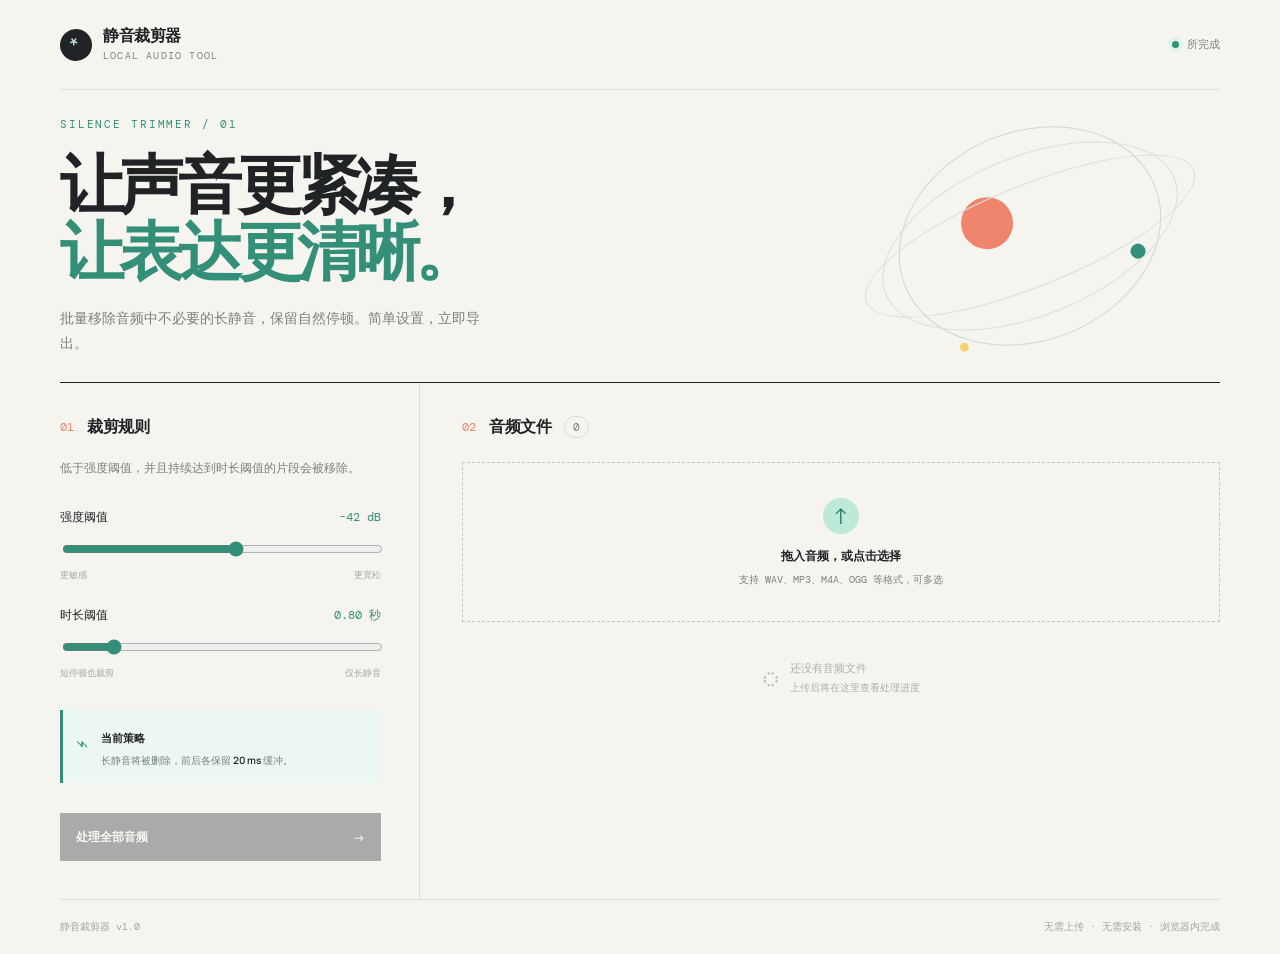
<file: index.html>
<!doctype html>
<html lang="zh-CN">
<head>
  <meta charset="UTF-8">
  <meta name="viewport" content="width=device-width, initial-scale=1.0">
  <title>静音裁剪器</title>
  <link rel="stylesheet" href="../CSS/style.css">
</head>
<body>
  <main class="app-shell">
    <header class="topbar">
      <a class="brand" href=".">
        <span class="brand-mark">*</span>
        <span><strong>静音裁剪器</strong><small>LOCAL AUDIO TOOL</small></span>
      </a>
      <div class="privacy-note"><span class="status-dot"></span>所完成</div>
    </header>

    <!-- h1是大标题，p是n-->
     <!-- class是这个大块的标签，不是类型 ，CSS中的样式设计也是以大块为基本单位-->
    <section class="hero">
      <div>
        <p class="eyebrow">SILENCE TRIMMER / 01</p>
        <h1>让声音更紧凑，<br><em>让表达更清晰。</em></h1>
        <p class="hero-copy">批量移除音频中不必要的长静音，保留自然停顿。简单设置，立即导出。</p>
      </div>
      <div class="hero-orbit" aria-hidden="true"><span></span><i></i><b></b></div>
    </section>
<!-- span标签用来单独包裹一些内容，为这些内容添加样式 -->
    <section class="workspace">
      <div class="controls-panel">
        <div class="section-label"><span>01</span><h2>裁剪规则</h2></div>
        <p class="section-intro">低于强度阈值，并且持续达到时长阈值的片段会被移除。</p>
        <div class="control-group">
          <div class="control-heading"><label for="level">强度阈值</label><output id="levelValue">-42 dB</output></div>
          <input id="level" type="range" min="-80" max="-10" value="-42" step="1">
          <div class="range-hints"><span>更敏感</span><span>更宽松</span></div>
        </div>
        <div class="control-group">
          <div class="control-heading"><label for="duration">时长阈值</label><output id="durationValue">0.80 秒</output></div>
          <input id="duration" type="range" min="0.10" max="5" value="0.80" step="0.05">
          <div class="range-hints"><span>短停顿也裁剪</span><span>仅长静音</span></div>
        </div>
        <div class="rule-card"><span class="rule-icon">⌁</span><div><strong>当前策略</strong><p>长静音将被删除，前后各保留 <b>20 ms</b> 缓冲。</p></div></div>
        <button id="processAll" class="primary-button" type="button" disabled><span>处理全部音频</span><span>→</span></button>
      </div>


      <div class="files-panel">
        <div class="section-label"><span>02</span><h2>音频文件</h2><span id="fileCount" class="count-badge">0</span></div>
        <label id="dropzone" class="dropzone" for="fileInput">
          <input id="fileInput" type="file" accept="audio/*,.wav,.mp3,.m4a,.ogg,.flac" multiple>
          <span class="upload-icon">↑</span>
          <strong>拖入音频，或点击选择</strong>
          <span>支持 WAV、MP3、M4A、OGG 等格式，可多选</span>
        </label>
        <div id="fileList" class="file-list" aria-live="polite"></div>
        <div id="emptyState" class="empty-state"><span>◌</span><p>还没有音频文件<br><small>上传后将在这里查看处理进度</small></p></div>
      </div>
    </section>

    <footer class="footer"><span>静音裁剪器 v1.0</span><span>无需上传 · 无需安装 · 浏览器内完成</span></footer>
  </main>
  <div id="toast" class="toast" role="status"></div>
  <script src="../JavaScript/app.js"></script>
</body>
</html>
</file>
<file: CSS/style.css>
@import url('https://fonts.googleapis.com/css2?family=DM+Mono:wght@400;500&family=Manrope:wght@400;500;600;700;800&display=swap');

:root { --ink:#202326; --muted:#7b817f; --paper:#f5f4ef; --panel:#fbfaf6; --line:#deded6; --mint:#bde9d9; --mint-deep:#338f78; --coral:#ef856d; --yellow:#f3d36d; }
* { box-sizing:border-box; }
body { margin:0; background:var(--paper); color:var(--ink); font-family:Manrope, sans-serif; }
body:before { content:""; position:fixed; inset:0; opacity:.17; pointer-events:none; background-image:radial-gradient(#99a9a1 .65px, transparent .65px); background-size:16px 16px; }
.app-shell { width:min(1160px, calc(100% - 48px)); margin:0 auto; position:relative; }
/* 上面决定大块与大块之间的排列方式，下面决定各个小块的自己的风格*/
/* justify-content是主轴方向，align-items是副轴方向 */
.topbar { height:90px; display:flex; align-items:space-between; justify-content:space-between; border-bottom:1px solid var(--line); }
.brand { display:flex; align-items:center; gap:11px; color:var(--ink); text-decoration:none; letter-spacing:-.03em; }
.brand-mark { display:grid; place-items:center; width:32px; height:32px; background:var(--ink); color:var(--mint); border-radius:50%; font-size:22px; transform:rotate(-35deg); }
.brand strong { display:block; font-size:16px; line-height:1.1; }.brand small { display:block; margin-top:4px; color:var(--muted); font:10px 'DM Mono', monospace; letter-spacing:.12em; }
.privacy-note { display:flex; align-items:center; gap:8px; color:var(--muted); font:11px 'DM Mono', monospace; }.status-dot { width:7px; height:7px; background:var(--mint-deep); border-radius:50%; box-shadow:0 0 0 4px #dff3ea; }
.hero { min-height:292px; display:flex; align-items:center; justify-content:space-between; position:relative; overflow:hidden; }.eyebrow { color:var(--mint-deep); font:11px 'DM Mono', monospace; letter-spacing:.17em; margin:0 0 18px; }.hero h1 { font-size:clamp(38px, 5vw, 67px); line-height:1.05; letter-spacing:-.075em; margin:0; font-weight:700; }.hero h1 em { color:var(--mint-deep); font-style:normal; }.hero-copy { max-width:430px; margin:22px 0 0; color:var(--muted); font-size:14px; line-height:1.8; }
.hero-orbit { width:270px; height:210px; position:relative; margin-right:55px; border:1px solid #cbd8d1; border-radius:50%; transform:rotate(-22deg); }.hero-orbit:before,.hero-orbit:after { content:""; position:absolute; inset:24px -22px; border:1px solid #d6e1db; border-radius:50%; }.hero-orbit:after { inset:53px -43px; }.hero-orbit span,.hero-orbit i,.hero-orbit b { position:absolute; display:block; border-radius:50%; }.hero-orbit span { width:52px; height:52px; top:50px; left:73px; background:var(--coral); }.hero-orbit i { width:15px; height:15px; right:32px; bottom:42px; background:var(--mint-deep); }.hero-orbit b { width:9px; height:9px; left:27px; bottom:21px; background:var(--yellow); }
.workspace { display:grid; grid-template-columns:360px 1fr; border-top:1px solid var(--ink); border-bottom:1px solid var(--line); }.controls-panel { padding:32px 38px 38px 0; border-right:1px solid var(--line); }.files-panel { padding:32px 0 38px 42px; min-width:0; }.section-label { display:flex; align-items:center; gap:13px; }.section-label > span:first-child { color:var(--coral); font:12px 'DM Mono', monospace; }.section-label h2 { font-size:16px; margin:0; letter-spacing:-.03em; }.count-badge { margin-left:0; padding:3px 8px; border:1px solid var(--line); border-radius:20px; font:11px 'DM Mono', monospace; color:var(--muted); }.section-intro { color:var(--muted); font-size:12px; line-height:1.7; margin:20px 0 30px; }
.control-group { margin:24px 0; }.control-heading { display:flex; justify-content:space-between; align-items:center; margin-bottom:13px; font-size:12px; }.control-heading output { color:var(--mint-deep); font:12px 'DM Mono', monospace; }.control-group input { width:100%; accent-color:var(--mint-deep); cursor:pointer; }.range-hints { display:flex; justify-content:space-between; margin-top:7px; color:#a2a6a2; font:9px 'DM Mono', monospace; }.rule-card { display:flex; gap:12px; padding:15px 14px; margin:30px 0; background:#edf7f2; border-left:3px solid var(--mint-deep); }.rule-icon { font-size:23px; color:var(--mint-deep); }.rule-card strong { font-size:11px; }.rule-card p { color:#72837d; font-size:10px; line-height:1.6; margin:5px 0 0; }.rule-card b { color:var(--ink); font-weight:600; }.primary-button { display:flex; justify-content:space-between; align-items:center; width:100%; border:0; padding:15px 16px; background:var(--ink); color:#fff; font:600 12px Manrope,sans-serif; cursor:pointer; transition:background .2s, transform .2s; }.primary-button:not(:disabled):hover { background:var(--mint-deep); transform:translateY(-2px); }.primary-button:disabled { opacity:.35; cursor:not-allowed; }
.dropzone { min-height:160px; display:flex; flex-direction:column; justify-content:center; align-items:center; gap:8px; border:1px dashed #bfc9c2; margin-top:24px; cursor:pointer; transition:border-color .2s, background .2s; }.dropzone:hover,.dropzone.is-dragging { border-color:var(--mint-deep); background:#eef8f3; }.dropzone input { display:none; }.upload-icon { display:grid; place-items:center; width:36px; height:36px; margin-bottom:5px; border-radius:50%; background:var(--mint); color:#287a65; font-size:22px; }.dropzone strong { font-size:12px; }.dropzone > span:last-child { color:var(--muted); font:10px 'DM Mono', monospace; }.file-list { display:flex; flex-direction:column; gap:9px; margin-top:18px; }.file-item { display:grid; grid-template-columns:38px minmax(0,1fr) auto; align-items:center; gap:12px; padding:10px 12px; border:1px solid var(--line); background:var(--panel); }.file-type { display:grid; place-items:center; height:38px; background:#f3e9d7; color:#9a7546; font:10px 'DM Mono',monospace; }.file-meta { min-width:0; }.file-name { overflow:hidden; text-overflow:ellipsis; white-space:nowrap; font-size:12px; }.file-status { margin-top:4px; color:var(--muted); font:10px 'DM Mono',monospace; }.file-status.done { color:var(--mint-deep); }.file-status.error { color:#c94f4c; }.file-actions { display:flex; align-items:center; gap:8px; }.file-actions button { border:0; background:transparent; color:var(--muted); cursor:pointer; padding:7px; font-size:16px; }.file-actions button:hover { color:var(--coral); }.download-button { color:var(--mint-deep)!important; }.empty-state { display:flex; align-items:center; justify-content:center; gap:12px; min-height:76px; color:#abb1ae; text-align:left; }.empty-state > span { font-size:31px; }.empty-state p { font-size:11px; line-height:1.7; margin:0; }.empty-state small { font:10px 'DM Mono',monospace; }.footer { display:flex; justify-content:space-between; padding:20px 0; color:#a0a5a2; font:10px 'DM Mono',monospace; }.toast { position:fixed; left:50%; bottom:28px; padding:11px 17px; background:var(--ink); color:#fff; font-size:12px; transform:translate(-50%, 80px); opacity:0; transition:.25s; pointer-events:none; }.toast.show { opacity:1; transform:translate(-50%,0); }
@media (max-width:760px) { .app-shell { width:calc(100% - 30px); }.topbar { height:70px; }.privacy-note { font-size:0; }.hero { min-height:250px; }.hero-orbit { position:absolute; width:170px; height:130px; right:-70px; top:45px; opacity:.65; }.hero h1 { font-size:42px; }.hero-copy { max-width:285px; font-size:12px; }.workspace { display:block; }.controls-panel { padding:27px 0 30px; border-right:0; border-bottom:1px solid var(--line); }.files-panel { padding:27px 0 30px; }.footer { gap:15px; flex-direction:column; } }
</file>
